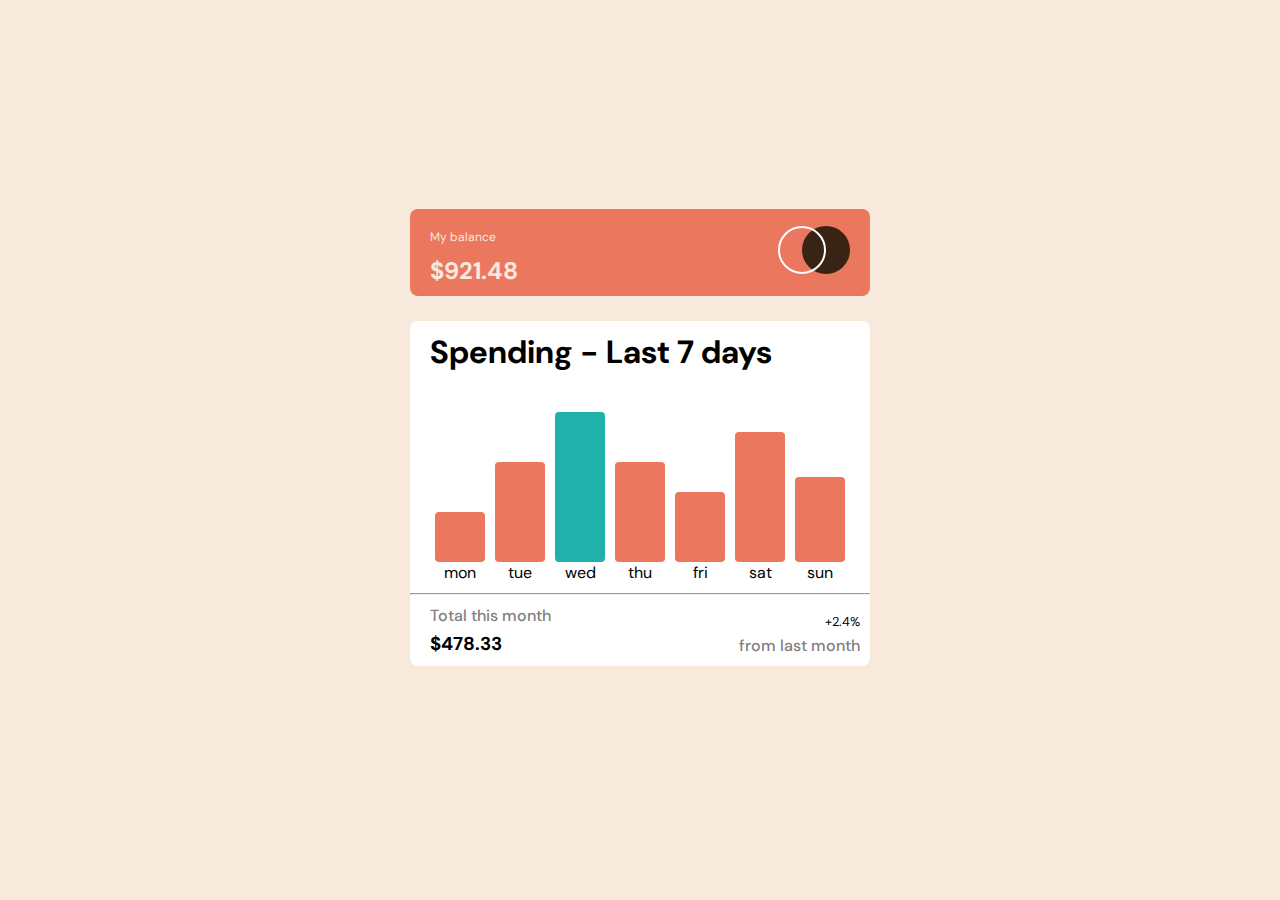
<file: Expense Chart System - Frontend Mentor/index.html>
<!DOCTYPE html>
<html lang="en">
  <head>
    <meta charset="UTF-8" />
    <meta name="viewport" content="width=device-width, initial-scale=1.0" />
    <!-- displays site properly based on user's device -->
    <link
      rel="icon"
      type="image/png"
      sizes="32x32"
      href="./images/favicon-32x32.png"
    />

    <title>Expenses chart System</title>
    <link rel="stylesheet" href="style.css" class="css" />
  </head>
  <body>
    <main>
      <section class="first-section">
        <div class="balance">
          <div class="my">My balance</div>
          <h2>$921.48</h2>
        </div>
        <div class="circle-image">
          <svg
            width="72"
            height="48"
            viewBox="0 0 72 48"
            xmlns="http://www.w3.org/2000/svg"
          >
            <g fill="none" fill-rule="evenodd">
              <circle fill="#382314" cx="48" cy="24" r="24" />
              <circle stroke="#FFF" stroke-width="2" cx="24" cy="24" r="23" />
            </g>
          </svg>
        </div>
      </section>
      <section class="second-section">
        <h1 class="title">Spending - Last 7 days</h1>
        <div class="charts">
          <div class="chart mon">
            <div class="width-mon"></div>
            mon
          </div>
          <div class="chart tue">
            <div class="width-tue"></div>
            tue
          </div>
          <div class="chart wed">
            <div class="width-wed"></div>
            wed
          </div>
          <div class="chart thu">
            <div class="width-thu"></div>
            thu
          </div>
          <div class="chart fri">
            <div class="width-fri"></div>
            fri
          </div>
          <div class="chart sat">
            <div class="width-sat"></div>
            sat
          </div>
          <div class="chart sun">
            <div class="width-sun"></div>
            sun
          </div>
        </div>
        <hr />
        <div class="footer">
          <div class="first-footer">
            <div class="footer_1">Total this month</div>
            <h3 class="footer_2">$478.33</h3>
          </div>
          <div class="second-footer">
            <div class="footer_3">+2.4%</div>
            <div class="footer_4">from last month</div>
          </div>
        </div>
      </section>
    </main>
  </body>
</html>
</file>
<file: Expense Chart System - Frontend Mentor/style.css>
@import url("https://fonts.googleapis.com/css2?family=Anton&family=DM+Sans:wght@400;500;700&family=Dosis:wght@400;700&family=Montserrat:wght@400;500&family=Playfair+Display:wght@500&family=Poppins:wght@500&family=Sacramento&display=swap");

* {
  font-family: "DM Sans", sans-serif;
  margin: 0;
}

html,
body {
  height: 100%;
  width: 100%;
}

body {
  display: flex;
  justify-content: center;
  align-items: center;
  background-color: hsl(27, 66%, 92%);
}
/*
    Main Section
*/
main {
    animation: fadeIn 0.4s ease-in-out;
}
/*
    FIRST SECTION
*/

.first-section {
  margin: auto;
  min-width: 350px;
  max-width: 550px;
  display: flex;
  justify-content: space-between;
  align-items: center;
  background-color: hsl(10, 79%, 65%);
  border-radius: 8px;
  padding-top: 10px;
  padding-bottom: 10px;
}

.balance {
  color: hsl(27, 66%, 92%);
  display: flex;
  flex-direction: column;
  justify-content: center;
  padding-left: 20px;
}

.balance .my {
  font-size: 0.75rem;
  padding-top: 10px;
  padding-bottom: 10px;
}

.circle-image {
  padding-right: 20px;
}

/*
    SECOND SECTION
*/

.second-section {
  margin: 25px auto;
  min-width: 350px;
  max-width: 550px;
  background-color: white;
  border-radius: 8px;
  vertical-align: baseline;
}

.second-section .title {
  padding-top: 10px;
  padding-left: 20px;
  padding-bottom: 10px;
}

hr {
  margin-top: 10px;
  margin-bottom: 10px;
}

/*
    Chart section
*/

.second-section .charts {
  padding-left: 20px;
  padding-right: 20px;
  display: flex;
  align-items: flex-end;
  justify-content: flex-end;
  height: 200px;
}

.charts .chart {
  margin-left: 5px;
  margin-right: 5px;
  display: flex;
  flex-direction: column;
  align-items: center;
  justify-content: flex-end;
}

.chart .width-mon {
  width: 50px;
  height: 50px;
  border-radius: 4px;
  background-color: hsl(10, 79%, 65%);
}

.chart .width-tue {
  width: 50px;
  height: 100px;
  border-radius: 4px;
  background-color: hsl(10, 79%, 65%);
}

.chart .width-wed {
  width: 50px;
  height: 150px;
  border-radius: 4px;
  background-color: lightseagreen;
}

.chart .width-thu {
  width: 50px;
  height: 100px;
  border-radius: 4px;
  background-color: hsl(10, 79%, 65%);
}

.chart .width-fri {
  width: 50px;
  height: 70px;
  border-radius: 4px;
  background-color: hsl(10, 79%, 65%);
}

.chart .width-sat {
  width: 50px;
  height: 130px;
  border-radius: 4px;
  background-color: hsl(10, 79%, 65%);
}

.chart .width-sun {
  width: 50px;
  height: 85px;
  border-radius: 4px;
  background-color: hsl(10, 79%, 65%);
}

/*
    Footer Section
*/

.second-section .footer {
  padding-left: 20px;
  display: flex;
  justify-content: space-between;
  margin-top: 10px;
  padding-bottom: 10px;
}

.first-footer {
  display: flex;
  flex-direction: column;
}

.footer_1 {
  color: grey;
  font-weight: 500;
  padding-bottom: 5px;
}

.second-footer {
  display: flex;
  flex-direction: column;
  align-items: flex-end;
  justify-content: flex-end;
  margin-right: 10px;
}

.footer_3 {
  font-size: 0.8rem;
  padding-bottom: 5px;
}

.footer_4 {
  color: grey;
  font-weight: 500;
}

@media (max-width: 470px) {
  main {
    display: flex;
    flex-direction: column;
  }

  .second-section {
    width: 350px;
  }

  .second-section .charts {
    padding-left: 0;
    padding-right: 0;
  }

  .chart .width-mon,
  .chart .width-tue,
  .chart .width-wed,
  .chart .width-thu,
  .chart .width-fri,
  .chart .width-sat,
  .chart .width-sun {
    width: 40px;
  }
}

/*
    Animation Keyframes
*/
@keyframes zoomIn {
    from {
        transform: rotate(45deg);
    }

    to {
        transform: rotateX(0px);
    }
}

@keyframes fadeIn {
    0% {
      transform: translateX(200px);
    }
  
    50% {
      transform: scale(1.2);
    }
  
    100% {
      transform: translateX(0);
    }
  }
</file>
